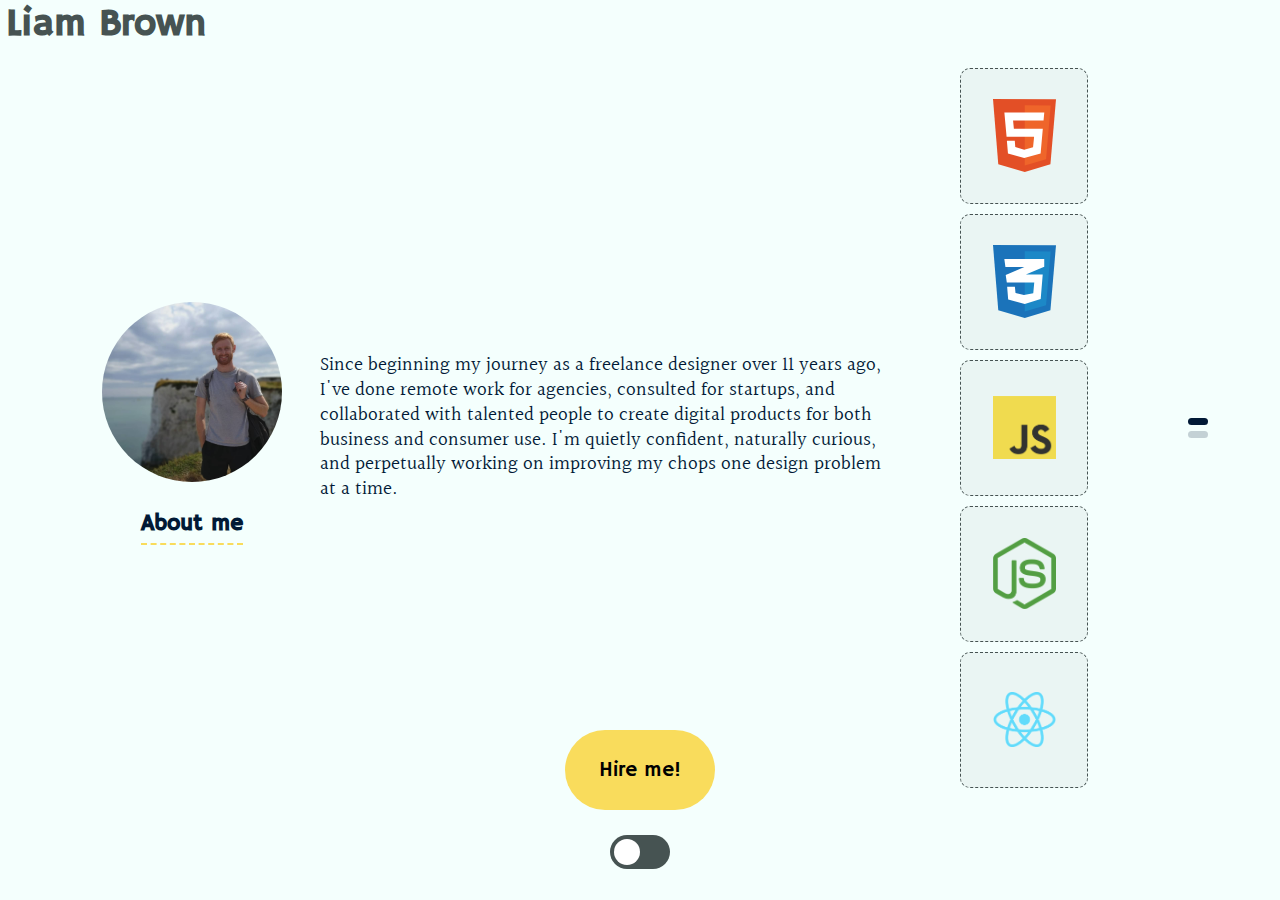
<file: index.html>
<!DOCTYPE html>
<html lang="en">
<head>
    <meta charset="UTF-8">
    <meta http-equiv="X-UA-Compatible" content="IE=edge">
    <meta name="viewport" content="width=device-width, initial-scale=1.0, height=device-height">
    <link rel="preconnect" href="https://fonts.googleapis.com">
    <link rel="preconnect" href="https://fonts.gstatic.com" crossorigin>
    <link href="https://fonts.googleapis.com/css2?family=Halant:wght@300;400;500;600;700&family=Hammersmith+One&display=swap" rel="stylesheet">
    <!-- Swiper JS link -->
    <link rel="stylesheet" href="https://cdn.jsdelivr.net/npm/swiper/swiper-bundle.min.css"/>
    <!-- Style sheet link -->
    <link rel="stylesheet" href="./resources/css/stylenew.css">
    <title>Liam Brown || Front End Developer</title>
</head>

<body>
    <div class="content" id="main">

        <nav>
            <button class="hire-me" onclick="hireMeTransition()">Hire me!</button>
            <div class="switch">
                <label class="page-switch" for="checkbox">
                    <input type="checkbox" id="checkbox"/>
                    <div class="slider round"></div>
                </label>
            </div>
        </nav>

        <main>

            <div class="pages-container">
                <div class="about page">
                    <h1 class="header-left">Liam Brown</h1>
                    <article class="about content"> 
                        <div class="image-header">
                            <img src="./resources/images/Me.jpeg" alt="self portrait">
                            <h2>About me</h2>
                        </div>
                        <p>Since beginning my journey as a freelance designer over 11 years ago, I've done remote work for agencies, consulted for startups, and collaborated with talented people to create digital products for both business and consumer use. I'm quietly confident, naturally curious, and perpetually working on improving my chops one design problem at a time.</p>
                        <section id="tech-container">
                            <div class="swiper mySwiper container">
                            <div class="swiper-wrapper tech">
                                <div class="swiper-slide card">
                                    <img src="./resources/images/logos/html.svg">
                                </div>
                                <div class="swiper-slide card">
                                        <img src="./resources/images/logos/css.svg">
                                </div>
                                <div class="swiper-slide card">
                                    <img src="./resources/images/logos/JavaScript.png">
                                </div>
                                <div class="swiper-slide card">
                                    <img src="./resources/images/logos/nodejs.png">
                                </div>
                                <div class="swiper-slide card">
                                    <img src="./resources/images/logos/react.png">
                                </div>
                                <div class="swiper-slide card">
                                    <img src="./resources/images/logos/Sass logo.png">
                                </div>
                                <div class="swiper-slide card">
                                    <img src="./resources/images/logos/Python.png">
                                </div>
                                <div class="swiper-slide card">
                                    <img src="./resources/images/logos/django.svg">
                                </div>
                                <div class="swiper-slide card">
                                    <img src="./resources/images/logos/C.png">
                                </div>
                            </div>
                        </div>
                        <div class="swiper-pagination"></div>
                        </section>


                    </article>
                </div>

                <div class="projects page">
                    <h1 class="header-right">Liam Brown</h1>
                    <article>
                        <h2>Projects</h2>
                        <section class="swiper cardSwiper">
                            <div class="swiper-wrapper">
                                <div class="swiper-slide project-card">
                                    <img src="./resources/images/Project-screenshots/portfolio1.png">
                                </div>
                                <div class="swiper-slide project-card">
                                    <img src="./resources/images/Project-screenshots/digitalNotebook.png">
                                </div>
                                <div class="swiper-slide project-card">Project 3</div>
                                <div class="swiper-slide project-card">Project 4</div>
                                <div class="swiper-slide project-card">Project 5</div>
                            </div>
                        </section>
                        <h3 id="project-header">Project #1</h3>
                        <p id="project-description">Web app built using bootsrap framework and weatherAPI to collate weather data on a region specific query.</p>
                    </article>
                </div>
            </div>

        </main>
    </div>
    <!-- Swiper JS CDN -->
    <script src="https://cdn.jsdelivr.net/npm/swiper/swiper-bundle.min.js"></script>
    <script src="./swiper.js"></script>
    <script src="main.js"></script>
</body>
</file>
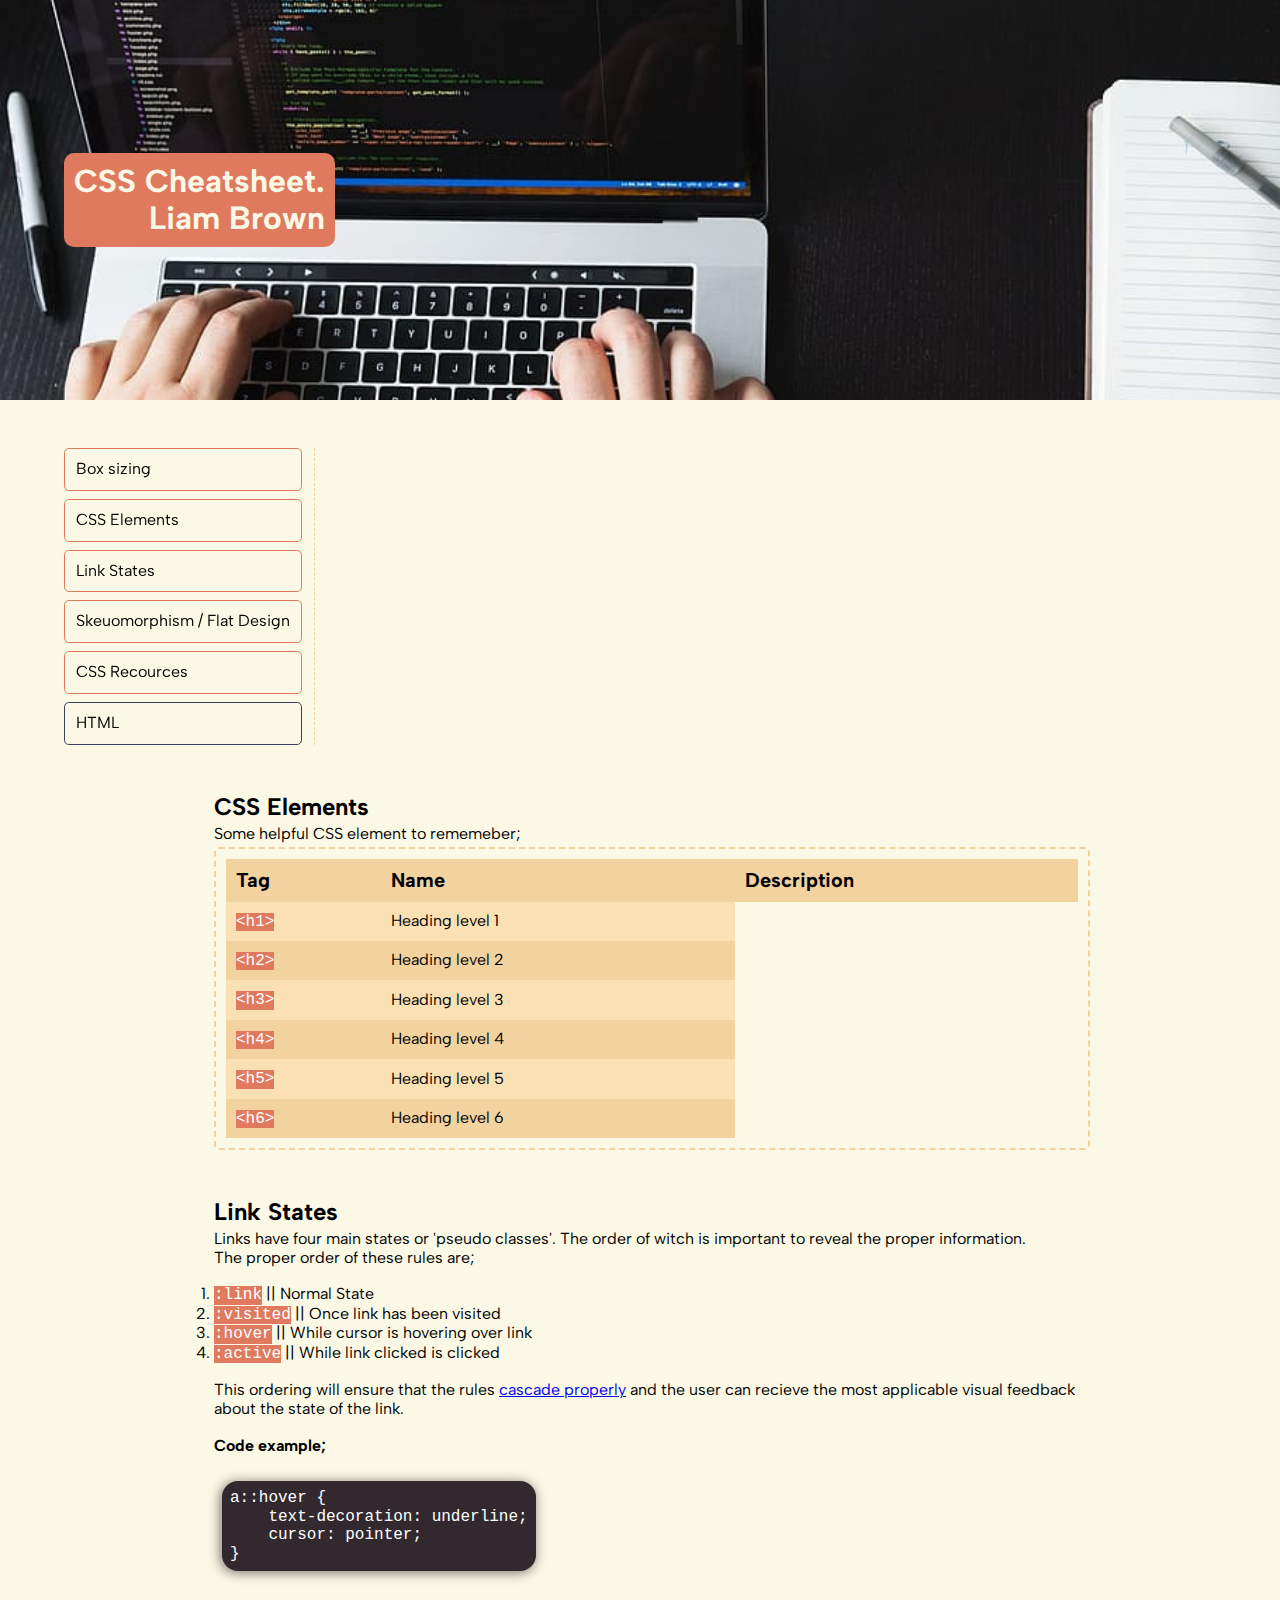
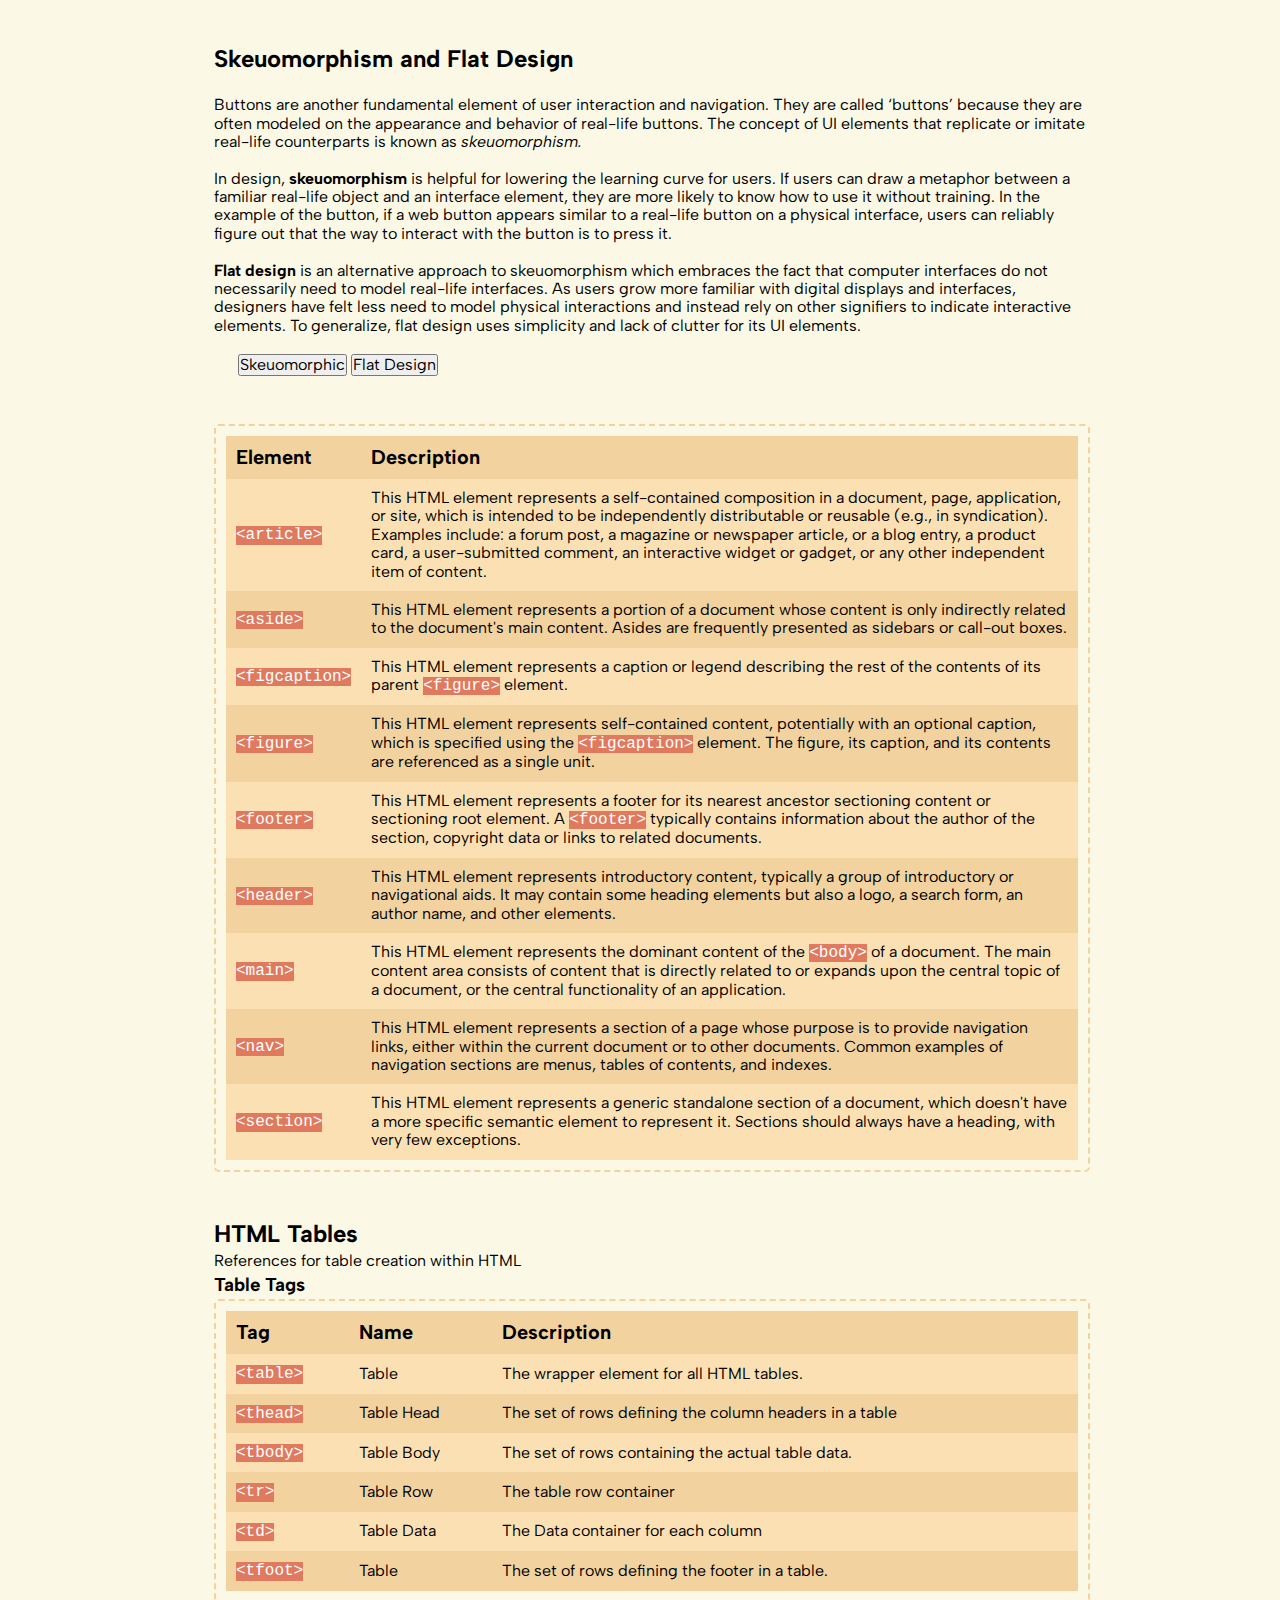
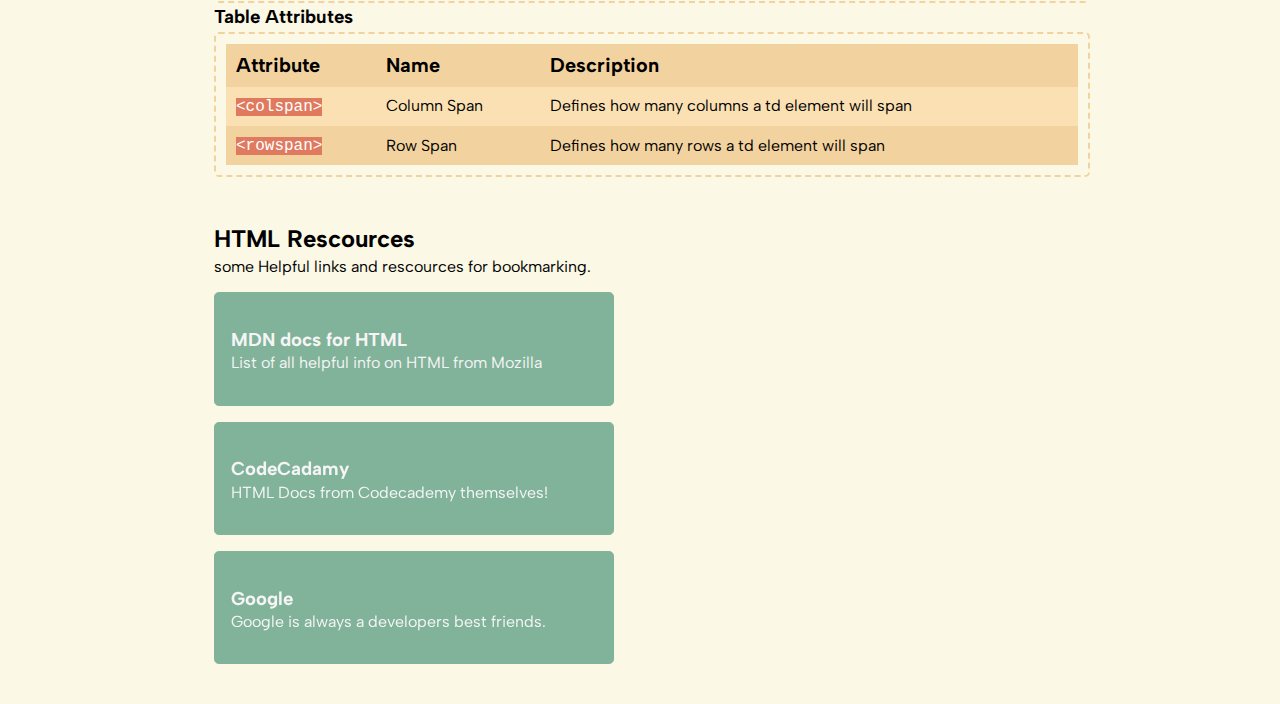
<file: css.html>
<!DOCTYPE html>
<html lang="en">
<head>
    <link rel="stylesheet" href="./rescources/css/css.css">
    <link rel="stylesheet" href="./resources/css/normalize.css">
    <link rel="icon" href="./rescources/images/css.png">
    <meta charset="UTF-8">
    <meta http-equiv="X-UA-Compatible" content="IE=edge">
    <meta name="viewport" content="width=device-width, initial-scale=1.0">
    <meta name="description" content="A cheat sheet for HTML5+CSS - Liam Brown">
    <meta name='author' content="Liam Brown-2022">
    <link rel="icon" href="/rescources/images/html.png" type="image/x-icon">
    <title>HTML||CSS CheatSheet</title>
    
    <link rel="preconnect" href="https://fonts.googleapis.com">
    <link rel="preconnect" href="https://fonts.gstatic.com" crossorigin>
    <link href="https://fonts.googleapis.com/css2?family=Albert+Sans:wght@300;400;700&family=Source+Code+Pro:wght@300;400&display=swap" rel="stylesheet">
</head>


<body>
    <header>
        <section>
            <h1>CSS Cheatsheet. <br> Liam Brown</h1>
        </section>
    </header>
    <main>
        <nav id="topics">
            <ul>
                <li><a href="#box-sizing">Box sizing</a></li>
                <li><a href="#elements">CSS Elements</a></li>
                <li><a href="#link">Link States</a></li>
                <li><a href="#skeuo">Skeuomorphism / Flat Design</a></li>
                <li><a href="#resources">CSS Recources</a></li>
                <li><a class="html" href="index.html">HTML</a></li>
            </ul>
        </nav>
    <div>
        <article id="headings">
            <h2>CSS Elements</h2>
            <p>Some helpful CSS element to rememeber; </p>
            <table>
                <thead>
                    <tr>
                        <th>Tag</th>
                        <th>Name</th>
                        <th>Description</th>
                    </tr>
                </thead>
                <tbody>
                    <tr>
                        <td><code>&lt;h1&gt;</code></td>
                        <td>Heading level 1</td>
                    </tr>
                    <tr>
                        <td><code>&lt;h2&gt;</code></td>
                        <td>Heading level 2</td>
                    </tr>
                    <tr>
                        <td><code>&lt;h3&gt;</code></td>
                        <td>Heading level 3</td>
                    </tr>
                    <tr>
                        <td><code>&lt;h4&gt;</code></td>
                        <td>Heading level 4</td>
                    </tr>
                    <tr>
                        <td><code>&lt;h5&gt;</code></td>
                        <td>Heading level 5</td>
                    </tr>
                    <tr>
                        <td><code>&lt;h6&gt;</code></td>
                        <td>Heading level 6</td>
                    </tr>
                </tbody>
            </table>
        </article>
        <article id="link">
            <h2>Link States</h2>
            <p>Links have four main states or 'pseudo classes'. 
                The order of witch is important to reveal the proper information.</p>
            <aside>The proper order of these rules are; </aside>
            <br>
            <ol>
                <li><code>:link</code> || Normal State</li>
                <li><code>:visited</code> || Once link has been visited</li>
                <li><code>:hover</code> || While cursor is hovering over link</li>
                <li><code>:active</code> || While link clicked is clicked</li>

            </ol>
            <br>
            <aside>This ordering will ensure that the rules <a href="https://developer.mozilla.org/en-US/docs/Learn/CSS/Building_blocks/Cascade_and_inheritance" target="blank">cascade properly</a> and the user can recieve the most applicable visual feedback about the state of the link.</aside>
            <br>
            <h4>Code example;</h4>
            <br>
<pre><code class="code-snippet">a::hover {
    text-decoration: underline;
    cursor: pointer;
}</code></pre> 
            <br>
        </article>

        <article id="skeuo">

            <h2>Skeuomorphism and Flat Design</h2>
            <br>
            <p>Buttons are another fundamental element of user interaction and navigation. They are called ‘buttons’ because they are often modeled on the appearance and behavior of real-life buttons. The concept of UI elements that replicate or imitate real-life counterparts is known as <em>skeuomorphism.</em></p><br>
            <p>In design, <strong>skeuomorphism</strong> is helpful for lowering the learning curve for users. If users can draw a metaphor between a familiar real-life object and an interface element, they are more likely to know how to use it without training. In the example of the button, if a web button appears similar to a real-life button on a physical interface, users can reliably figure out that the way to interact with the button is to press it.</p><br>
            <p><strong>Flat design</strong> is an alternative approach to skeuomorphism which embraces the fact that computer interfaces do not necessarily need to model real-life interfaces. As users grow more familiar with digital displays and interfaces, designers have felt less need to model physical interactions and instead rely on other signifiers to indicate interactive elements. To generalize, flat design uses simplicity and lack of clutter for its UI elements.</p><br>

        <div class="button-example">
            <button class="skeuomorphic">Skeuomorphic</button>

            <button class="button-flat">Flat Design</button>
        </div>



        </article>
            <table>
                <thead>
                    <tr>
                        <th>Element</th>
                        <th>Description</th>
                    </tr>
                </thead>
                <tbody>
                    <tr>
                        <td><code>&lt;article&gt;</code></td>
                        <td>This HTML element represents a self-contained composition in a document, page, application, or site, which is intended to be independently distributable or reusable (e.g., in syndication). Examples include: a forum post, a magazine or newspaper article, or a blog entry, a product card, a user-submitted comment, an interactive widget or gadget, or any other independent item of content.</td>
                    </tr>
                    <tr>
                        <td><code>&lt;aside&gt;</code></td>
                        <td>This HTML element represents a portion of a document whose content is only indirectly related to the document's main content. Asides are frequently presented as sidebars or call-out boxes.</td>
                    </tr>
                    <tr>
                        <td><code>&lt;figcaption&gt;</code></td>
                        <td>This HTML element represents a caption or legend describing the rest of the contents of its parent <code>&lt;figure&gt;</code> element.</td>
                    </tr>
                    <tr>
                        <td><code>&lt;figure&gt;</code></td>
                        <td>This HTML element represents self-contained content, potentially with an optional caption, which is specified using the <code>&lt;figcaption&gt;</code> element. The figure, its caption, and its contents are referenced as a single unit.</td>
                    </tr>
                    <tr>
                        <td><code>&lt;footer&gt;</code></td>
                        <td>This HTML element represents a footer for its nearest ancestor sectioning content or sectioning root element. A <code>&lt;footer&gt;</code> typically contains information about the author of the section, copyright data or links to related documents.</td>
                    </tr>
                    <tr>
                        <td><code>&lt;header&gt;</code></td>
                        <td>This HTML element represents introductory content, typically a group of introductory or navigational aids. It may contain some heading elements but also a logo, a search form, an author name, and other elements.</td>
                    </tr>
                    <tr>
                        <td><code>&lt;main&gt;</code></td>
                        <td>This HTML element represents the dominant content of the <code>&lt;body&gt;</code> of a document. The main content area consists of content that is directly related to or expands upon the central topic of a document, or the central functionality of an application.</td>
                    </tr>
                    <tr>
                        <td><code>&lt;nav&gt;</code></td>
                        <td>This HTML element represents a section of a page whose purpose is to provide navigation links, either within the current document or to other documents. Common examples of navigation sections are menus, tables of contents, and indexes.</td>
                    </tr>
                    <tr>
                        <td><code>&lt;section&gt;</code></td>
                        <td>This HTML element represents a generic standalone section of a document, which doesn't have a more specific semantic element to represent it. Sections should always have a heading, with very few exceptions.</td>
                    </tr>
                    </tbody>
                </table>
            </article>

            <article id="tables">
                <h2>HTML Tables</h2>
                <p>References for table creation within HTML</p>

                <table>
                    <h3>Table Tags</h3>
                        <thead>
                            <tr>
                                <th>Tag</th>
                                <th>Name</th>
                                <th>Description</th>
                            </tr>
                        </thead>
        
                        <tbody>
                            <tr>
                                <td><code>&lt;table&gt;</code></td>
                                <td>Table</td>
                                <td>The wrapper element for all HTML tables.</td>
                            </tr>
                            <tr>
                                <td><code>&lt;thead&gt;</code></td>
                                <td>Table Head</td>
                                <td>The set of rows defining the column headers in a table</td>
                            </tr>
                            <tr>
                                <td><code>&lt;tbody&gt;</code></td>
                                <td>Table Body</td>
                                <td>The set of rows containing the actual table data.</td>
                            </tr>
                            <tr>
                                <td><code>&lt;tr&gt;</code></td>
                                <td>Table Row</td>
                                <td>The table row container</td>
                            </tr>
                            <tr>
                                <td><code>&lt;td&gt;</code></td>
                                <td>Table Data</td>
                                <td>The Data container for each column</td>
                            </tr>
                            <tr>
                                <td><code>&lt;tfoot&gt;</code></td>
                                <td>Table</td>
                                <td>The set of rows defining the footer in a table.</td>
                            </tr>
                        </tbody>
                        <table>
                    <h3>Table Attributes</h3>
                        <thead>
                            <tr>
                                <th>Attribute</th>
                                <th>Name</th>
                                <th>Description</th>
                            </tr>
                        </thead>
        
        
                        <tbody>
                            <tr>
                                <td><code>&lt;colspan&gt;</code></td>
                                <td>Column Span</td>
                                <td>Defines how many columns a td element will span</td>
                            </tr>
                            <tr>
                                <td><code>&lt;rowspan&gt;</code></td>
                                <td>Row Span</td>
                                <td>Defines how many rows a td element will span</td>
                            </tr>
                            
                        </tbody>
                </table>
            </article>

            <article id="resources">
                <h2> HTML Rescources </h2>
                <p> some Helpful links and rescources for bookmarking.</p> 

                <ul> 
                    <li class="bookmark">
                        <a href="https://developer.mozilla.org/en-US/docs/Web/HTML/Element" target="_blank" >
                            <h3> MDN docs for HTML </h3>
                            <p> List of all helpful info on HTML from Mozilla</p>
                        </a>
                    </li>
                    <li class="bookmark">
                        <a href="https://www.codecademy.com/resources/docs/html" target="_blank" >
                            <h3> CodeCadamy </h3>
                            <p> HTML Docs from Codecademy themselves! </p>
                        </a>
                    </li>
                    <li class="bookmark">
                        <a href="https://www.google.com" target="_blank" >
                            <h3> Google </h3>
                            <p> Google is always a developers best friends.</p>
                        </a>
                    </li>

                </ul>


            </article>
        </div>

    </main>

    <footer>
        <p>Designed by Liam Brown.</p>
    </footer>
</body>
</html>
</file>
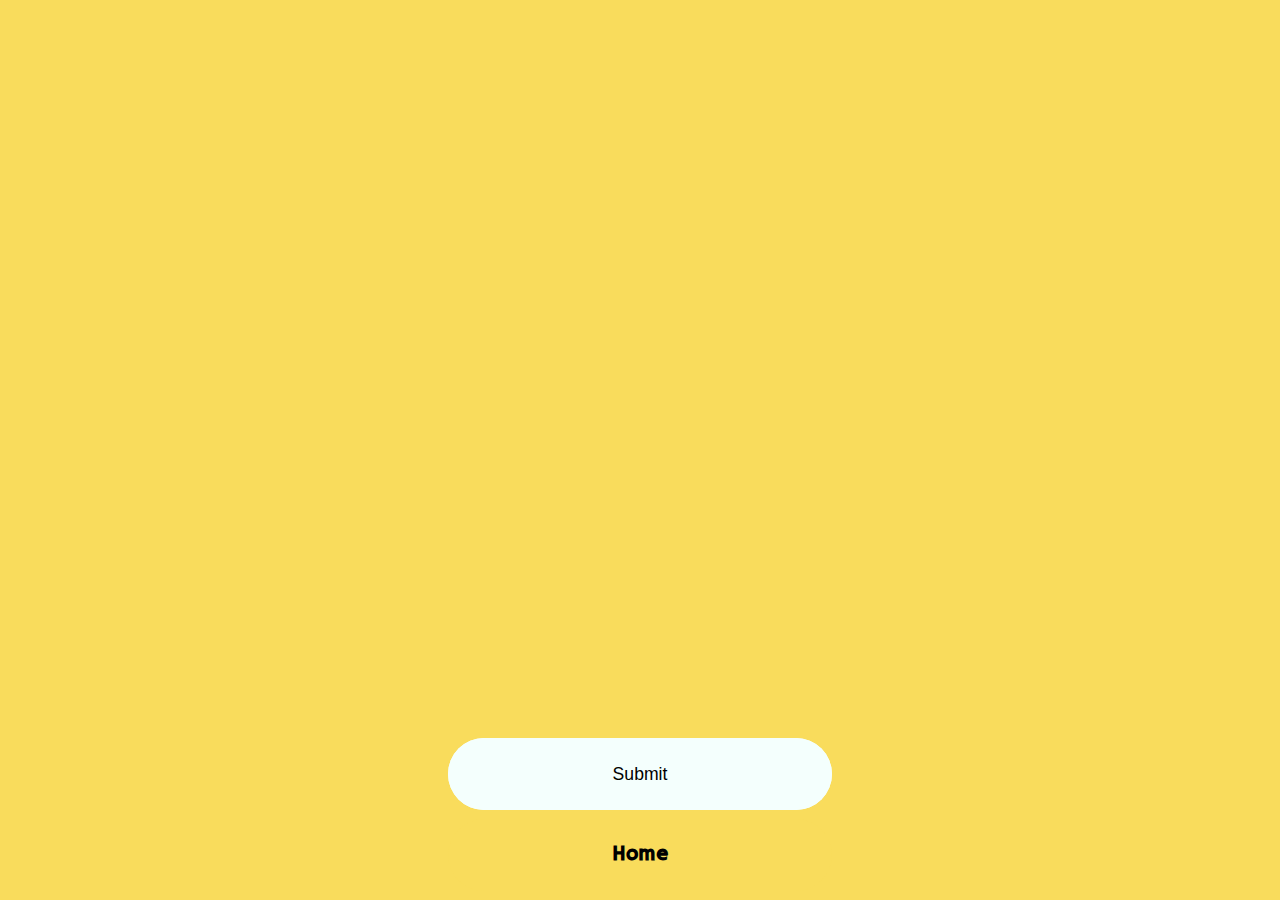
<file: hireme.html>
<!DOCTYPE html>
<html lang="en">
<head>
    <link rel="stylesheet" href="./resources/css/hireme.css">
    <meta charset="UTF-8">
    <meta http-equiv="X-UA-Compatible" content="IE=edge">
    <meta name="viewport" content="width=device-width, initial-scale=1.0">
    <link rel="preconnect" href="https://fonts.googleapis.com">
    <link rel="preconnect" href="https://fonts.gstatic.com" crossorigin>
    <link href="https://fonts.googleapis.com/css2?family=Halant:wght@300;400;500;600;700&family=Hammersmith+One&display=swap" rel="stylesheet">
    <title>Liam Brown || Front End Developer</title>
</head>
<body>
    <div class="transition-slide"></div>
    <nav>
        <a><button class="button submit"><h3>Submit</h3></button></a>
        <a href="./index.html"><button class="button home"><h3>Home</h3></button></a>
    </nav>
    <section>
        <h1>Want to work together?</h1>
        <h2>Fill in an enquiry for a quote!</h2>
            <form>
                <div>
                    <label for="name">Name: </label><br>
                    <input type="text" id="name" name="name"><br>
                    <label for="number">Contact Number: </label><br>
                    <input type="text" id="number" name="number"><br>
                    <label for="email">Email Address: </label><br>
                    <input type="email" id="email" name="email"><br>
                </div>
                <div>
                    <p>Preffered Contact Method: </p>
                    <input type="radio" id="cemail" name="contact-method" value="Email">
                    <input type="radio" id="cphone" name="contact-method" value="Phone">
                </div>
                <div>
                    <label for="description">Description: </label><br>
                    <input type="text" id="description" name="description"><br>
                </div>

                <input type="submit" class="button submit" value="Submit">

            </form>
    </section>
</body>
</html>
</file>
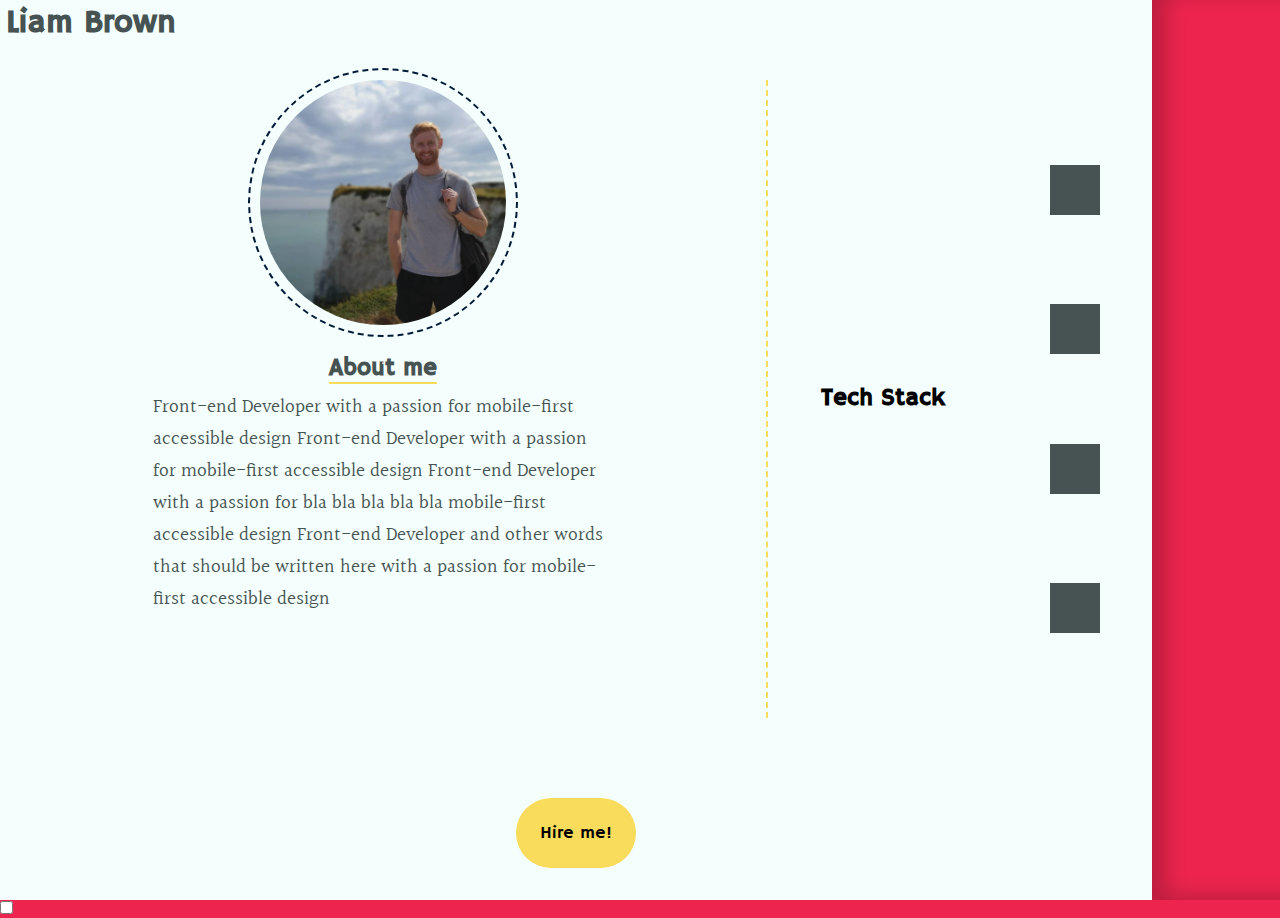
<file: indexold.html>
<!DOCTYPE html>
<html lang="en">
<head>
    <link rel="stylesheet" href="./resources/css/styles.css">
    <meta charset="UTF-8">
    <meta http-equiv="X-UA-Compatible" content="IE=edge">
    <meta name="viewport" content="width=device-width, initial-scale=1.0, height=device-height">
    <link rel="preconnect" href="https://fonts.googleapis.com">
    <link rel="preconnect" href="https://fonts.gstatic.com" crossorigin>
    <link href="https://fonts.googleapis.com/css2?family=Halant:wght@300;400;500;600;700&family=Hammersmith+One&display=swap" rel="stylesheet">
    <title>Liam Brown || Front End Developer</title>
</head>
<body>
    <header>
        <h1 class="header-left">Liam Brown</h1>
        <h1 class="header-right">Liam Brown</h1>
    </header>
    <div class="screen-container">
        <div class="pages-container">
            <div class="page about">
                <div class="content">
                    <div class="left">
                        <img src="./resources/images/Me.jpeg" alt="self-portrait">
                        <h2>About me</h2>
                        <hr>
                        <p>Front-end Developer with a passion for mobile-first accessible design Front-end Developer with a passion for mobile-first accessible design Front-end Developer with a passion for  bla bla bla bla bla mobile-first accessible design Front-end Developer  and other words that should be written here with a passion for mobile-first accessible design </p>
                    </div>
                    <div class="right">
                        <h2>Tech Stack</h2>
                        <div class="card-container">
                            <div class="card"></div>
                            <div class="card"></div>
                            <div class="card"></div>
                            <div class="card"></div>
                        </div>
                    </div>
                </div>
                <a><button class="hire-me">Hire me!</button></a>
            </div>
            <div class="page projects">
                <div class="projects-content">
                    <h1>Projects</h1>
                    <div class="website-container">
                        <div class="website-card"></div>
                        <div class="website-card"></div>
                        <div class="website-card"></div>
                        <div class="website-card"></div>
                    </div>
                    <div class="description">
                        <h2>Project #1</h2>
                        <p>Weather app for a client created using weatherAPI, nextJS, React. Does this, also does that all some other things.</p>
                    </div>
                    <div>
                        <a><button class="hire-me">Hire me!</button></a>
                    </div>
                </div>
            </div>
        </div>
        <div class="switch">
            <label class="page-switch" for="checkbox">
                <input type="checkbox" id="checkbox"/>
                <div class="slider round"></div>
            </label>
        </div>
    </div>
    
    <script src="slide.js"></script>
</body>
</html>
</file>
<file: rescources/css/css.css>
:root {
    --yellow: rgb(242, 210, 159);
    --lyellow: rgb(251, 224, 179);
    --dyellow: rgb(215, 196, 164);
    --eggshell: rgb(251, 248, 230);
    --blue: rgb(61,64,91);
    --green: rgb(129,178,154);
    --lgreen: rgb(144, 198, 172);
    --dgreen: rgb(123, 173, 149);
    --auburn: rgb(224,122,95);
    --blackCoffee: hsl(320, 10%, 18%);
}

* {
    box-sizing: border-box;
    margin: 0;
    padding: 0;
    font-family: "Albert Sans", sans-serif;
}

html {
    scroll-behavior: smooth;
}

body {
    background-color: var(--eggshell);
    font-size:  16px;
}

/* Header Banner */

header {
    block-size: 300px;
    display: flex;
    align-items: center;
    background-image: url("../images/banner.jpeg");
    background-size: cover;
    background-position: center;
    max-height: 500px;
}

/*resizing image when screen is over 1024px */
@media screen and (min-width: 820px) {
    header {
        block-size: 400px;
    }
    h1 {
        font-size: 1.2em;
    }
}

header section {
    position: sticky;
    inline-size: 90vw;
    max-inline-size: 1200px;
    margin: 0 auto;
    top: 2rem;
}

h1 {
    font-size: 40px; 
    color: var(--eggshell);
    padding-block: 0.5em;
    border-radius: 10px;
    background-color: var(--auburn);
    max-width: max-content;
    margin-left: auto;
    margin-right: 10px;
    text-align: right;
    padding: 10px;
}

/* Main */

main { 
    inline-size: 90vw;
    max-inline-size: 1200px;
    margin: 0 auto 2em auto;
}

@media screen and (min-width: 820px) {
    main  {
        display: grid;
        grid-template-columns: auto minmax(min-content, 1fr);
    }   
}

article { 
    margin-block: 3em;
}

table,
article > section {
    margin-block: .2em;
}

h2,
h3 { 
    margin-block: .2em;
}

@media screen and (min-width: 820px) {
    div { 
        grid-column: 2;
        padding-inline: 1.5em 0;
        max-width: 900px;
        margin: 0 auto;
    }
}


/* main - Nav */

nav#topics { 
    display: none;
    margin-block: 3em;
    border-right: 1px dashed var(--yellow);
}

@media screen and (min-width: 820px) {
    nav#topics {
        display: block;
        grid-column: 1;
        max-width: fit-content;
    }
}

nav#topics ul {
    position: sticky;
    padding-right: 0.7em;
    top: 1em;
}

nav#topics ul li {
    list-style: none;
}

nav#topics ul li a {
    display: block;
    padding: 0.7em;
    margin-block-end: 0.5em;
    text-decoration: none;
    color: black;
    border: 1px solid var(--auburn);
    border-radius: 0.3em;
    transition: .2s background ease-in;
}

nav#topics ul li a:hover {
    background-color: var(--auburn);
    color: whitesmoke;
    transition: .2s background ease-in, .2s color ease-in;
}


nav .html {
    border: 1px solid var(--blue) !important;
}

nav .html:hover {
    background-color: var(--blue) !important;
}



/* Main > Table */

table {
    padding: 10px;
    inline-size: 100%;
    border: 2px dashed var(--yellow);
    border-collapse: separate;
    border-spacing: 0;
    border-radius: 0.3em;
}

thead tr { 
    background-color: var(--yellow);
}

th {
    font-size: 20px;
    padding: 10px;
    text-align: left;
}

tbody tr { 
    background-color: var(--lyellow);
}

td { 
    padding: 10px;
}

tbody tr:nth-of-type(even) {
    background:var(--yellow)
}

tr:hover, 
tr:nth-of-type(even):hover {
    background-color: var(--dyellow);
}


/* Main > Code */ 

code { 
    font-family: 'Source Code Pro', monospace;
    display: inline-block;
    color: white;
    background: var(--auburn);
}

.code-snippet { 
    background-color: var(--blackCoffee);
    border-radius: 1rem;
    padding: 0.5rem;
    margin: 0.5rem;
    box-shadow: -0.1em 0.1em 0.7em rgba(0,0,0,0.5);
}

/* Rescources */

.bookmark { 
    position: relative;
    top: 0;
    left: 0;
    box-shadow: 0;
    max-width: 400px;
    min-width: 150px;
    transition-property: left, top, box-shadow;
    transition-duration: 0.5s, 0.5s, 0.5s;
    list-style: none; 
    border: 1px solid var(--green);
    padding: 2em 1em;
    border-radius: 0.3em;
    margin-block: 1em;
    background-color: var(--green);
}

.bookmark:hover {
    top: -0.5em;
    left: 0.5em;
    box-shadow: -0.5em 0.5em 0 var(--lyellow);
    transition-property: left, top, box-shadow;
    transition-duration: 0.5s, 0.5s, 0.5s;
}

.bookmark a {
    color: whitesmoke;
    text-decoration: none;
}



/* Footer */

footer { 
    color: whitesmoke;
    background-color: var(--auburn);
    background-size: cover;
}

footer > div { 
    inline-size: 90vw;
    margin: 0 auto; 
    text-align: center;
    padding: 1em;
}

footer p {
    letter-spacing: 0.8px;
    font-size: 12px;
    padding-left: 10px;
}
</file>
<file: resources/css/stylenew.css>
@import url("./normalize.css");

/* Colours */ 

:root { 
    --red: #ED254E;
    --yellow: #F9DC5C;
    --off-white: #F4FFFD;
    --navy: #011936;
    --grey: #465352;
}

/* Fonts 

font-family: 'Halant', serif;
font-family: 'Hammersmith One', sans-serif;

*/

* { 
    box-sizing: border-box;
    padding: 0;
    margin: 0;
}


/* --------- Typo ----------- */ 

* { 
    font-family: 'Hammersmith One', sans-serif;
    line-height: 2rem;
    font-size: 1.2rem;
}

p { 
    font-family: 'Halant', serif;
}

h1 { 
    font-size: 2rem;
}

/* --------------------------- */

/* ---- General Styling ------ */ 

a { 
    text-decoration: none;
    color: var(--navy);
}

.content { 
    overflow: hidden;
}

/* --------------------------- */

/* ------- Nav stuff --------- */ 

.hire-me { 
    position: absolute;
    font-size: 1.1rem;
    bottom: 10vh;
    left: 0;
    right: 0;
    margin-left: auto;
    margin-right: auto;
    width: clamp(50px, 40vw, 150px);
    height: clamp(25px, 10vh, 80px);
    border-radius: 100px;
    background-color: var(--yellow);
    border: none;
    z-index: 5;
}

.switch { 
    position: fixed;
    left: 0;
    right: 0;
    bottom: 2vh;
    margin-left: auto;
    margin-right: auto;
    width: 60px;
    z-index: 5;
}

.page-switch { 
    display: inline-block;
    height: 34px;
    position: relative;
    width: 60px;
}

.page-switch input { 
    display: none;
}

.slider { 
    background-color: var(--grey);
    bottom: 0;
    cursor: pointer;
    left: 0;
    position: absolute;
    right: 0;
    top: 0;
    transition: .4s;
}

.slider:before {
    background-color: #fff;
    bottom: 4px;
    content: "";
    height: 26px;
    left: 4px;
    position: absolute;
    transition: .4s;
    width: 26px;
}

input:checked + .slider:before { 
    background-color: #F9DC5C;
    transform: translateX(26px);
}

.slider.round { 
    border-radius: 34px;
}

.slider.round:before { 
    border-radius: 50%;
}

/* --------------------------- */

/* --------- headers --------- */ 

.header-left { 
    position: absolute;
    left: 0.5vw;
    margin-top: 5px;
    color: var(--grey);
    z-index: 10;
    animation-fill-mode: both;
}

.header-right { 
    opacity: 100;
    position: absolute;
    right: 0.5vw;
    margin-top: 5px;
    color: var(--off-white);
    z-index: 10;
    animation-fill-mode: both;
}

/* --------------------------- */

/* --------- Pages ----------- */

body { 
    width: 100vw;
    height: 100vh;
    overflow: hidden;
}

.pages-container { 
    width: 200%;
    display: flex;
}

.about { 
    width: 100%;
    height: 100vh;
    background-color: var(--off-white);
    transition: all 0.5s ease-in-out;
}

.projects { 
    width: 100%;
    height: 100vh;
    background-color: var(--navy);
    transition: all 0.5s ease-in-out;
}

/* About page styling */

.about.content { 
    display: flex;
    flex-direction: column;
    justify-content: flex-end;
    align-items: center;
    height: 80%;
    width: 100%;
}

.image-header { 
    display: flex;
    flex-direction: column;
    justify-content: center;
    align-items: center;
}
.about.content h2 { 
    color: var(--navy);
    border-bottom: 2px dashed var(--yellow);
    margin-bottom: 5%;
}
.about.content img { 
    width: 20vh;
    width: 20vh 20vw / 2;
    margin: 2%;
    height: auto;
    border-radius: 100%;
}

.swiper-slide.card img { 
    width: 50%;
    height: auto;
    border-radius: 0;
}

.about.content p { 
    width: 90%;
    text-align: center;
    color: var(--navy);
    font-size: 1rem;
    line-height: 1.3rem;
}

#tech-container{ 
    margin-top: 5vw;
    position: relative;
    display: flex;
    flex-direction: row;
    align-items: flex-start;
    height: 15vh;
    z-index: 1;
    width: 100%;
    overflow: visible;
}


.swiper { 
    width: 100vw;
}

.card { 
    border: 1px dashed var(--grey);
    background-color: rgba(0,0,0,0.04);
    border-radius: 10px;
    display: flex;
    justify-content: center;
    align-items: center;
    height: 10vh;
}

.card img { 
    width: 100%;
    height: auto;
}

.swiper-pagination-bullet { 
    height: 7px;
    width: 20px;
    border-radius: 25px;
    background-color: var(--navy);
}
/* Project page styling */

.projects article { 
    display: flex;
    height: 100%;
    padding-top: 8vh;
    flex-direction: column;
    justify-content: flex-start;
    align-items: center;
}

.projects h2,
h3,
p { 
    color: var(--off-white);
    text-align: center;
}

.projects h2 { 
    font-size: 1.5rem;
    padding-bottom: 1.5vh;
}

.projects p { 
    width: 95%;
    font-size: 0.9rem;
    line-height: 1.3rem;
}

#project-header { 
    border-bottom: 2px dashed var(--off-white);
    margin-bottom: 1.5vh;
}

/* Project Card swiper */

.swiper.cardSwiper { 
    width: 70vw;
    width: clamp(100px, 70vw, 500px);
    margin-bottom: 1.5vh;
}

.project-card { 
    height: 40vh;
    height: clamp(200px, 40vh, 500px);
    border-radius: 10px;
    background-color: var(--off-white);
}

.project-card img { 
    width: 100%;
    height: auto;
}
/* --------------------------- */


/* -------- Animations -------- */

@keyframes slideUp {
    0% { 
        top: 100vh;
    }
    100% { 
        top: 0vh;
    }
    
}


/* ------- Media Queries -------- */ 

@media only screen and (max-width: 380px) {
    .about.content p { 
        width: 95%;
        font-size: 0.9rem;
        line-height: 1.1rem;
    }
}

/* --- Mobile Landscape --- */
@media only screen and (orientation: landscape) {
    body { 
        width: 100vw;
        height: 100vh;
        overflow: hidden;
    }
    
    .pages-container { 
        width: 200%;
        display: flex;
    }

    .page { 
        width: 50%;
    }
    

    .about.content { 
        display: flex;
        flex-direction: row;
        justify-content: center;
        align-items: center;
        height: 95%;
        width: 100%;
    }

    .about.content p { 
        text-align: left;
        padding-right: 5vw;
        width: 50vw;
    }

    .image-header { 
        width: 20vw;
        height: 50vh;
        gap: 2vh;   
    }

    #tech-container{ 
        margin-top: 0;
        display: flex;
        flex-direction: column;
        height: 80vh;
        z-index: 1;
        width: 20%;
        overflow: visible;
    }
    .card { 
        display: flex;
        justify-content: center;
        align-items: center;
        height: 10vh;
        width: 10vw;
    }

    .swiper-pagination-bullet { 
        height: 7px;
        width: 20px;
        border-radius: 25px;
        background-color: var(--navy);
    }

    .projects { 
        width: 200vw;
    }

}
</file>
<file: resources/css/hireme.css>
@import url("./normalize.css");

:root { 
    --red: #ED254E;
    --yellow: #F9DC5C;
    --off-white: #F4FFFD;
    --navy: #011936;
    --grey: #465352;
}

* { 
    box-sizing: border-box;
    font-family: sans-serif;
}

body { 
    background-color: var(--navy);
}

h1 { 
    color: var(--yellow);
}

p { 
    color: var(--off-white);
}

section { 
    display: flex;
    margin-top: 10vh;
    width: 100%;
    flex-direction: column;
    align-items: center;
    animation: fadeIn 1s;
    animation-fill-mode: both;
    animation-timing-function: ease-out;
}


/* --------- Typography ---------- */

h1,
h2,
h3,
h4 { 
    font-family: 'Hammersmith One', sans-serif;
}

h2 {
    font-size: 1.2rem;
    color: var(--off-white);
}

p { 
    font-family: 'Halant', serif;
    line-height: 1.2rem;
}



/* -------------- Main --------------- */

.button { 
    position: fixed;
    bottom: 0;
    left: 0;
    right: 0;
    margin-left: auto;
    margin-right: auto;
    width: 30vw;
    height: 8vh;
    border-radius: 100px;
    background-color: var(--off-white);
    font-size: 1.1rem;
    bottom: 10vh;
    display: flex;
    justify-content: center;
    align-items: center;
    border: none;
}

.home { 
    bottom: 1vh;
    background-color: var(--yellow);
}

form { 
    display: grid;
    grid-template-columns: 2fr 1fr;
    grid-template-rows: 1fr 1fr;
    margin-top: 1.2vh;
    width: 90%;
    height: 40vh;
    background-color: var(--off-white);
    border-radius: 8px;
    padding: 10px;
}

form p,
label { 
    font-family: 'Halant', serif;
    color: var(--grey);
}

input { 
    border-radius: 5px;
    border: 1px solid var(--navy);
    padding: 5px;
}

#description { 
    width: 150%;
    height: 80%;
}
/* --------- Swipe up transition ---------- */

.transition-slide { 
    background-color: var(--yellow);
    position: absolute;
    width: 100vw;
    height: 100vh;
    top: 0;
    animation: slideUp 0.4s ease-out both;
}

@keyframes slideUp {
    0% { 
        top: 0vh;
    }
    100% { 
        top: -100vh;
    }
    
}
</file>
<file: resources/css/styles.css>
@import url("./normalize.css");

/* Colours */ 

:root { 
    --red: #ED254E;
    --yellow: #F9DC5C;
    --off-white: #F4FFFD;
    --navy: #011936;
    --grey: #465352;
}

/* Fonts 

font-family: 'Halant', serif;
font-family: 'Hammersmith One', sans-serif;

*/


* { 
    box-sizing: border-box;
}

html { 
    overflow: hidden;
}

body { 
    background-color: var(--red);

}

/* Typography */

h1,
h2,
h3,
h4,
button { 
    font-family: 'Hammersmith One', sans-serif;
}

p { 
    font-family: 'Halant', serif;
    line-height: 2rem;
    font-size: 1.2rem;
}

a { 
    text-decoration: none;
    color: var(--navy);
}

a:visited { 
    color: var(--navy);
    text-decoration: none;
}

/* Main */ 

.header-left { 
    position: absolute;
    left: 0.5vw;
    margin-top: 5px;
    color: var(--grey);
    z-index: 10;
    animation-fill-mode: both;
}

.header-right { 
    opacity: 0;
    position: absolute;
    right: 0.5vw;
    margin-top: 5px;
    color: var(--off-white);
    z-index: 10;
    animation-fill-mode: both;
}

.screen-container { 
    width: 100%;
    height: 100%;
    overflow: hidden;
}


.pages-container { 
    display: flex;
    width: 180%;
}


/* ----------- About page ----------- */

.about { 
    display: flex;
    width: 90%;
    flex-direction: column;
    background-color: var(--off-white);
    height: 100vh;
    align-items: center;
    transition: all 1s ease-in-out;
    animation-fill-mode: both;
}

.content { 
    display: grid;
    grid-template-columns: 2fr 1fr;
    align-items: center;
    width: 100%;
    height: 100%;
}

.left { 
    display: flex;
    height: 80%;
    flex-direction: column;
    justify-items: center;
    align-items: center;
    border-right: 2px dashed var(--yellow);
}

.left img { 
    border-radius: 100%;
    width: 32%;
    height: auto;
    outline: 2px dashed var(--navy);
    outline-offset: 10px;
}

.left h2 { 
    padding-top: 10px;
    margin-bottom: -30px;
    border-bottom: 2px solid var(--yellow);
    color: var(--grey)
}


.left p { 
    width: 60%;
    color: var(--grey);
}

.right { 
    display: flex;
    height: 100%;
    justify-content: space-around;
    align-items: center;
}

.card-container { 
    height: 70%;
    align-items: center;
    justify-content: space-around;
    display: flex;
    flex-direction: column;
}

.card { 
    width: 50px;
    height: 50px;
    background-color: var(--grey);
}

.projects-link { 
    font-size: 1.5vw;
    position: absolute;
    left: 90.5vw;
    margin-top: auto;
    margin-bottom: auto;
}

.page-slider-mobile { 
    display: hidden;
}

/* --------- Mobile Adjustments --------- */

@media screen and (max-width: 900px) { 
    
    .switch { 
        height: 100px;
        position: fixed;
        bottom: -20px;
        left: 45%;
        z-index: 20;
    }
    
    .page-switch { 
        display: inline-block;
        height: 34px;
        position: relative;
        width: 60px;
    }
    
    .page-switch input { 
        display: none;
    }
    
    .slider { 
        background-color: var(--navy);
        bottom: 0;
        cursor: pointer;
        left: 0;
        position: absolute;
        right: 0;
        top: 0;
        transition: .4s;
    }
    
    .slider:before {
        background-color: #fff;
        bottom: 4px;
        content: "";
        height: 26px;
        left: 4px;
        position: absolute;
        transition: .4s;
        width: 26px;
    }
    
    input:checked + .slider { 
        background-color: #011936;
    }
    
    input:checked + .slider:before { 
        background-color: #F9DC5C;
        transform: translateX(26px);
    }
    
    .slider.round { 
        border-radius: 34px;
    }
    
    .slider.round:before { 
        border-radius: 50%;
    }
    
    .hire-me { 
        margin-bottom: 15vw;
        
    }

    /* ------------ About mobile page ------------ */
    
    .about { 
        width: 205vw;
    }
        
    .content { 
        display: flex;
        flex-direction: column;
        align-items: center;
        width: 100%;
        margin-top: 10%;
        height: 70%;
    }
    .right { 
        flex-direction: column;
    }
    .card-container { 
        flex-direction: row;
        justify-content: space-between;
    }
    p { 
        font-size: 1rem;
        line-height: 1.5rem;
    }
    h1 { 
        font-size: 2rem;
    }
    h2 { 
        font-size: 1.4rem;
    }
    .left { 
        border-right: none;
        height: 70%;
        width: 140%;
    }
    .left img { 
        width: 20%;
        height: auto;
    }

        /* ------------ Projects mobile page ------------ */

    .projects { 
        width: 100%;
        z-index: 2;
    }

    .projects-content { 
        width: 100%;
        margin-left: -30%;
    }

    .description { 
        height: 100%;
    }
}


/* ----------- Projects page ----------- */

.projects { 
    display: flex;
    width: 90%;
    justify-content: center;
    align-items: center;
    background-color: var(--red);
    box-shadow: inset 15px -5px 20px 0px rgba(0, 0, 0, 0.2);
    transition: all 1s ease-in-out;
    animation-fill-mode: both;
    
}

.projects-content { 
    opacity: 0;
    display: flex;
    height: 70%;
    margin-top: -15vw;
    width: 100%;
    flex-direction: column;
    align-items: center;
}

.projects-content h1,
.projects-content h2,
.projects-content p { 
    color: var(--off-white);
}

.website-container { 
    display: flex;
    width: 100%;
    justify-content: space-around;

}

.website-card { 
    width: 15vw;
    height: 24vw;
    border-radius: 10px;
    background-color: var(--off-white);
    box-shadow: 5px 5px 10px 3px rgba(0, 0, 0, 0.2);
}

.description { 
    text-align: center;
    width: 30%;
    padding-bottom: 0%;
    padding-top: 3%;
}


.hire-me { 
    font-size: 1.1rem;
    justify-self: center;
    align-self: center;
    margin-bottom: 2rem;
    width: 120px;
    height: 70px;
    background-color: var(--yellow);
    border-radius: 100px;
    transition-property: border-radius;
    transition-duration: 0.5s;
    border: none;
    cursor: pointer;
}

/* -----------    Swipe   ------------ */

.screen-wipe {
    overflow: hidden;
    opacity: 0;
    width: 200%;
    height: 200%;
    background-color: var(--yellow);
    position: absolute;
    top: 110vw;
    z-index: 10;
}

.screen-wipe2 { 
    overflow: hidden;
    opacity: 0;
    width: 200%;
    height: 200%;
    background-color: var(--navy);
    position: absolute;
    top: 110vw;
    z-index: 10;
}

/* -----------  Animations ----------- */

@keyframes fadeOut { 
    0% { 
        opacity: 100%;
    }
    100% { 
        opacity: 0%;
    }
}

@keyframes fadeIn { 
    0% { 
        opacity: 0%;
    }
    100% { 
        opacity: 100%;

    }
}

@keyframes slideUpFromDown {
    0% { 
        top: 110vw;
    }
    100% { 
        top: -33vw;
    }
}
</file>
